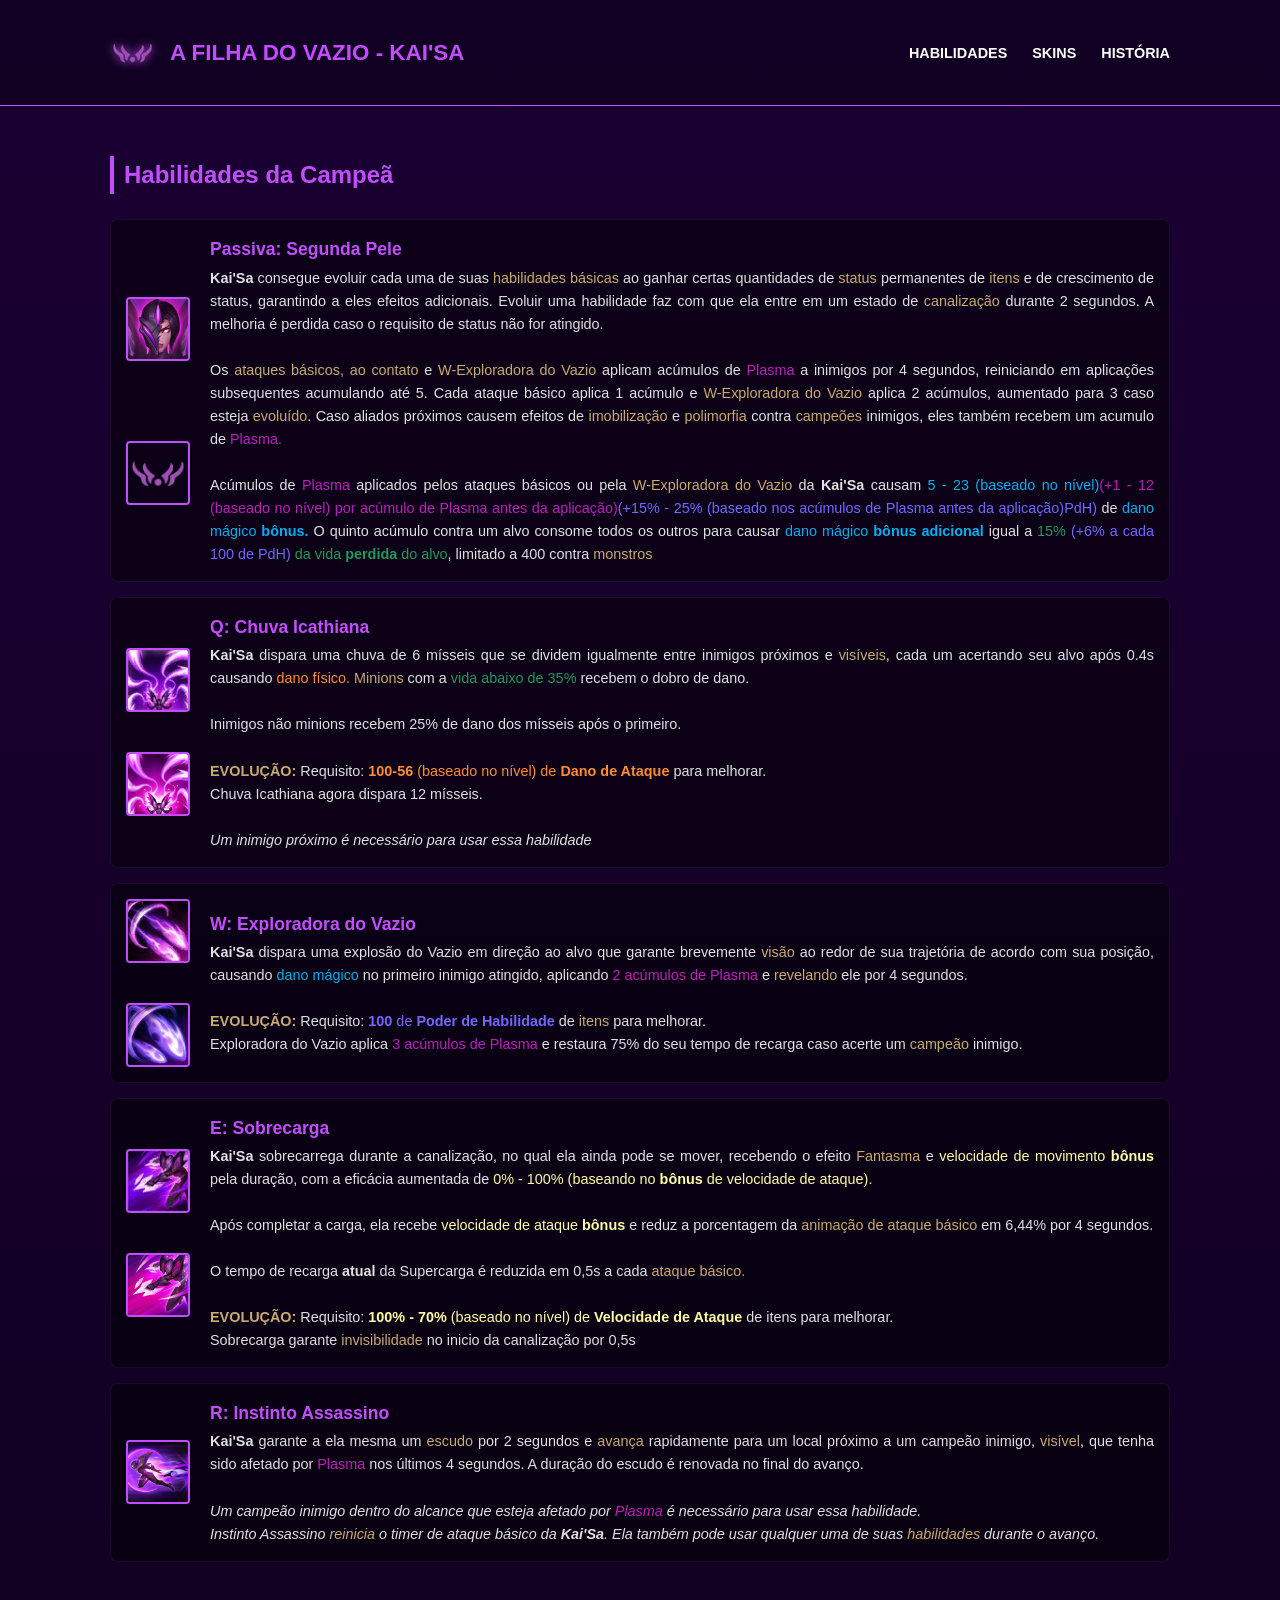
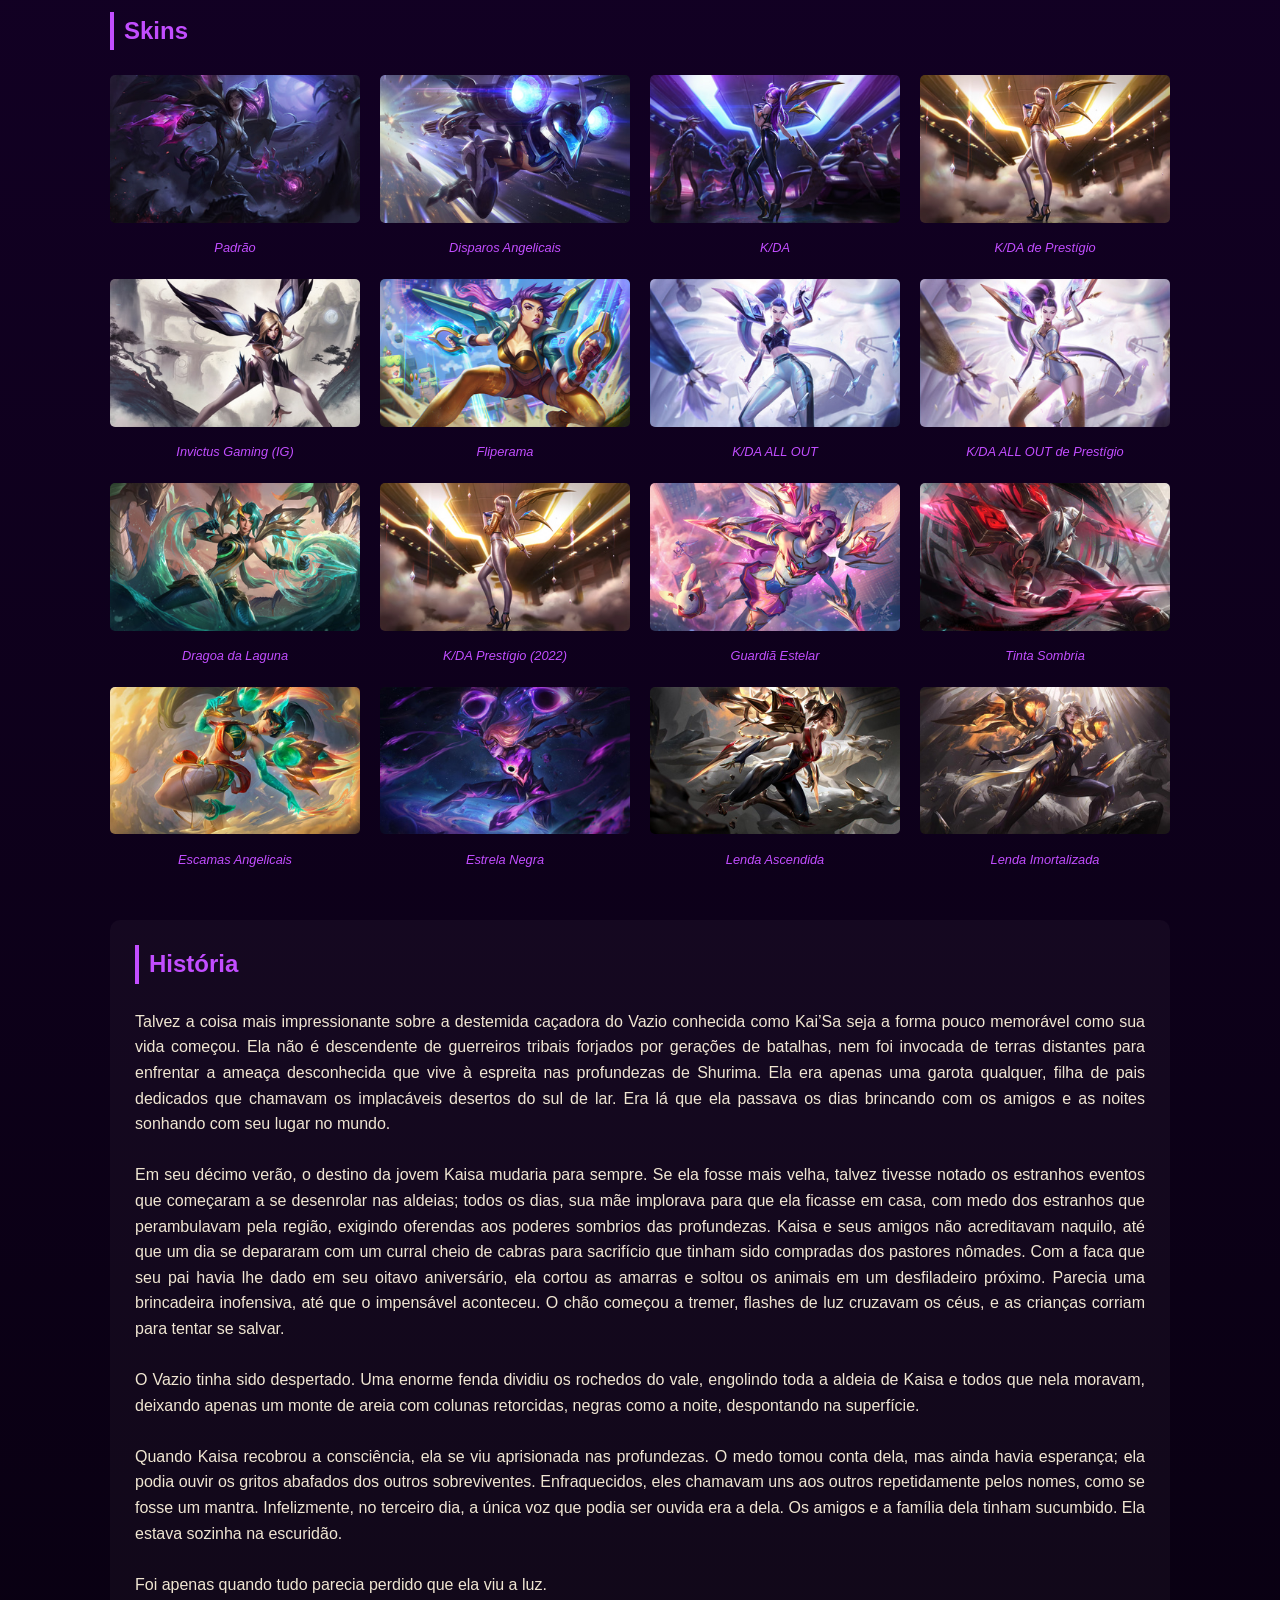
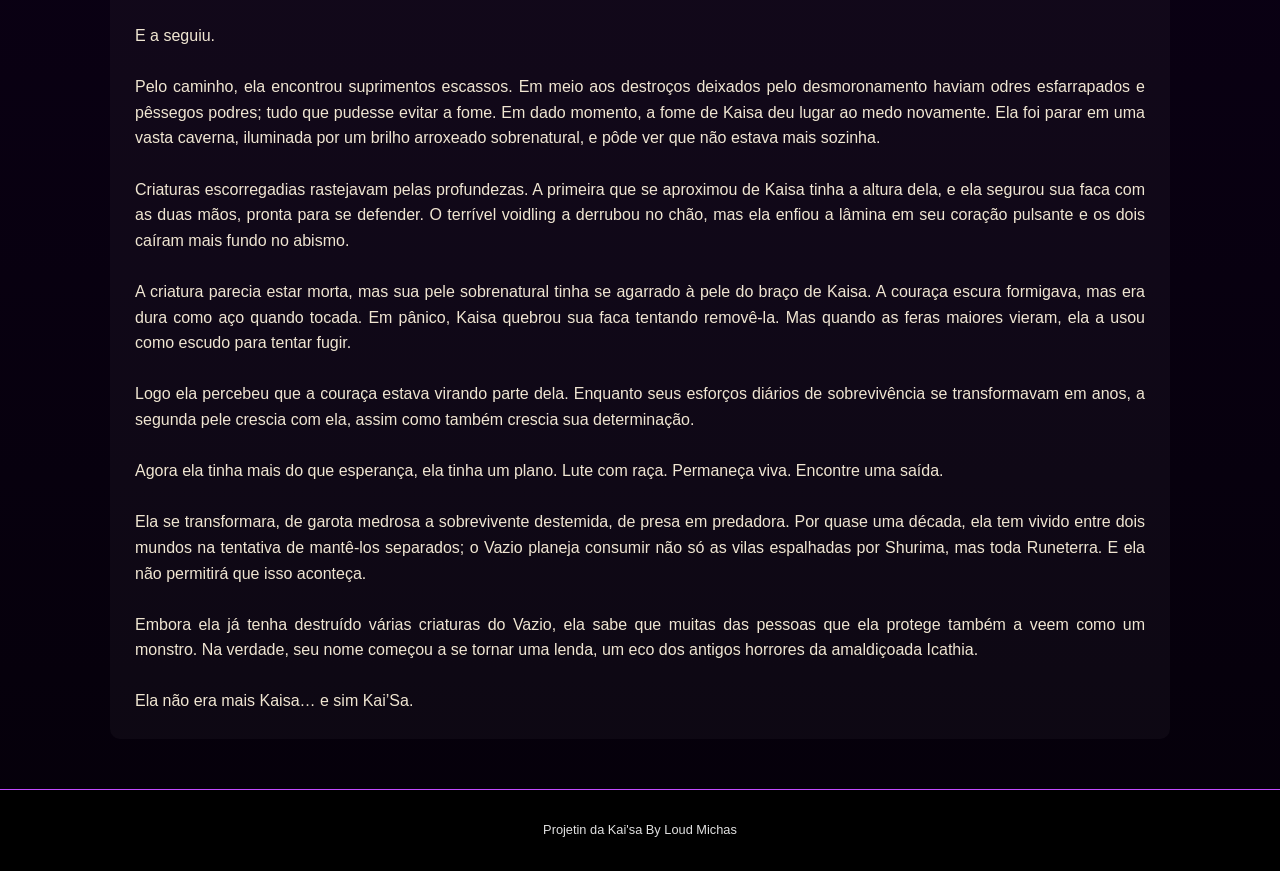
<file: index.html>
<!DOCTYPE html>
<html lang="pt-BR">

<head>
    <meta charset="UTF-8">
    <meta name="viewport" content="width=device-width, initial-scale=1.0">
    <title>Kai'Sa - A Filha do Vazio</title>
    <link rel="icon" href="imgs/passiva.png" type="image/png">
    <link rel="stylesheet" href="styles.css">
</head>

<body>

    <header>
        <div class="container header-content">
            <div class="logo-area">
                <img src="imgs/passiva.png" alt="Logo Kai'Sa" class="logo">
                <h1>A Filha do Vazio - Kai'Sa</h1>
            </div>

            <nav>
                <ul>
                    <li><a href="#habilidades">Habilidades</a></li>
                    <li><a href="#skins">Skins</a></li>
                    <li><a href="#historia">História</a></li>
                </ul>
            </nav>
        </div>
    </header>

    <main class="container">

        <section id="habilidades">
            <h2>Habilidades da Campeã</h2>
            <div class="lista-habilidades">
                <article class="skill-item">
                    <div class="skill-imgP">
                        <img src="imgs/Kai'Sa_Second_Skin_HD.png" alt="Passiva - Segunda Pele">
                        <img src="imgs/passiva.png" alt="">
                    </div>
                    <div class="skill-text">
                        <h3>Passiva: Segunda Pele</h3>
                        <p><strong>Kai'Sa</strong> consegue evoluir cada uma de suas <span class="tema">habilidades
                                básicas</span> ao ganhar certas quantidades de <span class="tema">status</span>
                            permanentes de <span class="tema">itens</span> e de crescimento
                            de status, garantindo a eles efeitos adicionais. Evoluir uma habilidade faz com que ela
                            entre
                            em um estado de <span class="tema">canalização</span> durante 2 segundos. A melhoria é
                            perdida
                            caso o requisito de status não for atingido.<br><br>

                            Os <span class="tema">ataques básicos, ao
                                contato</span> e <span class="tema">W-Exploradora do Vazio</span> aplicam acúmulos de
                            <span class="plasma">Plasma</span> a inimigos por 4 segundos, reiniciando em aplicações
                            subsequentes acumulando até 5. Cada ataque básico aplica 1 acúmulo e <span
                                class="tema">W-Exploradora do Vazio</span> aplica 2 acúmulos, aumentado para 3 caso
                            esteja <span class="tema">evoluído</span>. Caso aliados próximos causem efeitos de <span
                                class="tema">imobilização</span> e <span class="tema">polimorfia </span>contra<span
                                class="tema"> campeões</span> inimigos, eles também recebem um acumulo de <span
                                class="plasma">Plasma.</span><br><br>

                            Acúmulos de <span class="plasma">Plasma</span>
                            aplicados pelos ataques básicos ou pela <span class="tema">W-Exploradora do Vazio</span> da
                            <strong>Kai'Sa</strong> causam <span class="md">5 - 23 (baseado no nível)</span><span
                                class="plasma">(+1 - 12 (baseado no
                                nível) por acúmulo de Plasma antes da aplicação)</span><span class="ap">(+15% - 25%
                                (baseado nos acúmulos de Plasma antes da aplicação)PdH) </span>de<span class="md"> dano
                                mágico <strong>bônus.</strong></span> O quinto acúmulo contra um alvo consome todos os
                            outros para causar <span class="md">dano mágico <strong> bônus
                                    adicional </strong></span> igual a <span class="vd">15% <span class="ap">(+6% a cada
                                    100 de PdH)</span> da vida <strong>perdida</strong> do alvo</span>, limitado a 400
                            contra <span class="tema">monstros</span>
                        </p>
                    </div>
                </article>
                <article class="skill-item">
                    <div class="skill-img">
                        <img src="imgs/Kai'Sa_Icathian_Rain.jpg" alt="">
                        <img src="imgs/Kai'Sa_Icathian_Rain_2_HD.png" alt="Q - Chuva Icathiana">
                    </div>
                    <div class="skill-text">
                        <h3>Q: Chuva Icathiana</h3>
                        <p><strong>Kai'Sa</strong> dispara uma chuva de 6 mísseis que se dividem igualmente
                            entre inimigos próximos e <span class="tema">visíveis</span>, cada um acertando seu alvo
                            após
                            0.4s causando <span class="ad">dano físico.</span> <span class="tema">Minions</span> com a
                            <span class="vd">vida abaixo de 35%</span> recebem o dobro de dano. <br><br>

                            Inimigos não minions recebem 25% de dano dos mísseis após o primeiro.<br><br>

                            <strong class="tema">EVOLUÇÃO:</strong> Requisito: <span class="ad"><strong>100-56</strong>
                                (baseado no nível) de <strong>Dano de Ataque</strong></span> para melhorar.<br>
                            Chuva Icathiana agora dispara 12 mísseis.<br><br>
                            <em>Um inimigo próximo é necessário para usar essa habilidade</em>
                        </p>
                </article>
                <article class="skill-item">
                    <div class="skill-img">
                        <img src="imgs/Kai'Sa_Void_Seeker.jpg" alt="">
                        <img src="imgs/Kai'Sa_Void_Seeker_2_HD.png" alt="W - Exploradora do Vazio">
                    </div>
                    <div class="skill-text">
                        <h3>W: Exploradora do Vazio</h3>
                        <p> <strong>Kai'Sa</strong> dispara uma explosão do Vazio em direção ao alvo que garante
                            brevemente
                            <span class="tema">visão</span> ao redor de sua trajetória de acordo com sua posição,
                            causando <span class="md">dano mágico</span> no primeiro inimigo
                            atingido, aplicando <span class="plasma">2 acúmulos de Plasma</span> e <span
                                class="tema">revelando</span> ele por 4 segundos.<br><br>

                            <strong class="tema">EVOLUÇÃO:</strong> Requisito: <span class="ap"><strong>100</strong> de
                                <strong>Poder de Habilidade</strong></span> de <span class="tema">itens</span> para
                            melhorar.<br>

                            Exploradora do Vazio aplica <span class="plasma">3 acúmulos de Plasma</span> e restaura 75%
                            do seu tempo de recarga caso acerte um <span class="tema">campeão</span>
                            inimigo.
                        </p>
                    </div>
                </article>
                <article class="skill-item">
                    <div class="skill-img">
                        <img src="imgs/Kai'Sa_Supercharge.jpg" alt="">
                        <img src="imgs/Kai'Sa_Supercharge_2_HD.png" alt="E - Sobrecarga">
                    </div>
                    <div class="skill-text">
                        <h3>E: Sobrecarga</h3>
                        <p><strong>Kai'Sa</strong> sobrecarrega durante a canalização, no qual ela ainda pode se mover,
                            recebendo o efeito <span class="tema">Fantasma </span> e <span class="atkspd">velocidade de
                                movimento <strong>bônus</strong></span>
                            pela duração, com a eficácia aumentada de <span class="atkspd">0% - 100%
                                (baseando no <strong>bônus</strong> de velocidade de ataque).</span><br><br>
                            Após completar a carga, ela recebe <span class="atkspd">velocidade de
                                ataque <strong>bônus</strong></span> e reduz a porcentagem da <span
                                class="tema">animação de ataque básico</span> em 6,44% por 4
                            segundos.<br><br>
                            O tempo de recarga <strong>atual</strong> da Supercarga é reduzida em 0,5s a cada <span
                                class="tema">ataque básico.</span><br><br>
                            <strong class="tema">EVOLUÇÃO:</strong> Requisito: <span class="atkspd"><strong>100% -
                                    70%</strong> (baseado
                                no nível) de <strong>Velocidade de
                                    Ataque</strong></span> de itens para melhorar. <br>
                            Sobrecarga garante <span class="tema">invisibilidade</span> no
                            inicio da canalização por 0,5s
                        </p>
                    </div>
                </article>
                <article class="skill-item">
                    <img src="imgs/Kai'Sa_Killer_Instinct_HD.png" alt="R - Instinto Assassino">
                    <div class="skill-text">
                        <h3>R: Instinto Assassino</h3>
                        <p><strong>Kai'Sa</strong> garante a ela mesma um <span class="tema">escudo</span> por 2
                            segundos
                            e <span class="tema">avança</span> rapidamente para um local próximo a um campeão
                            inimigo, <span class="tema">visível</span>, que tenha sido afetado por <span
                                class="plasma">Plasma</span>
                            nos últimos 4 segundos. A duração do escudo é renovada no final do avanço. <br><br>

                            <em>Um campeão inimigo dentro do alcance que esteja afetado por <span
                                    class="plasma">Plasma</span> é necessário para usar essa habilidade. <br>
                                Instinto Assassino <span class="tema">reinicia</span>
                                o timer de ataque básico da <strong>Kai'Sa</strong>. Ela também pode usar qualquer uma
                                de suas <span class="tema">habilidades</span> durante o avanço. </em>
                        </p>
                    </div>
                </article>
            </div>
        </section>

        <section id="skins">
            <h2>Skins</h2>
            <div class="grid-skins">
                <figure><img src="imgs/dfault.jpg" alt="Padrão">
                    <figcaption>Padrão</figcaption>
                </figure>
                <figure><img src="imgs/disparoanjo.jpg" alt="Disparos Angelicais">
                    <figcaption>Disparos Angelicais</figcaption>
                </figure>
                <figure><img src="imgs/kda.jpg" alt="K/DA">
                    <figcaption>K/DA</figcaption>
                </figure>
                <figure><img src="imgs/kdaprestigio.jpg" alt="K/DA Prestígio">
                    <figcaption>K/DA de Prestígio</figcaption>
                </figure>
                <figure><img src="imgs/ig.jpg" alt="IG">
                    <figcaption>Invictus Gaming (IG)</figcaption>
                </figure>
                <figure><img src="imgs/fliperama.jpg" alt="Fliperama">
                    <figcaption>Fliperama</figcaption>
                </figure>
                <figure><img src="imgs/kdallout.jpg" alt="K/DA ALL OUT">
                    <figcaption>K/DA ALL OUT</figcaption>
                </figure>
                <figure><img src="imgs/kdalloutprestigio.jpg" alt="K/DA ALL OUT Prestígio">
                    <figcaption>K/DA ALL OUT de Prestígio</figcaption>
                </figure>
                <figure><img src="imgs/dragoadalacuna.jpg" alt="Dragoa da Laguna">
                    <figcaption>Dragoa da Laguna</figcaption>
                </figure>
                <figure><img src="imgs/kdaprestigio.jpg" alt="K/DA Prestígio 2022">
                    <figcaption>K/DA Prestígio (2022)</figcaption>
                </figure>
                <figure><img src="imgs/guardiaestela.jpg" alt="Guardiã Estelar">
                    <figcaption>Guardiã Estelar</figcaption>
                </figure>
                <figure><img src="imgs/inkshadow.jpg" alt="Tinta Sombria">
                    <figcaption>Tinta Sombria</figcaption>
                </figure>
                <figure><img src="imgs/escamasanjelicais.jpg" alt="Escamas Angelicais">
                    <figcaption>Escamas Angelicais</figcaption>
                </figure>
                <figure><img src="imgs/estrelanegra.jpg" alt="Estrela Negra">
                    <figcaption>Estrela Negra</figcaption>
                </figure>
                <figure><img src="imgs/lendascendida.jpg" alt="Lenda Ascendida">
                    <figcaption>Lenda Ascendida</figcaption>
                </figure>
                <figure><img src="imgs/lendaimortalizada.jpg" alt="Lenda Imortalizada">
                    <figcaption>Lenda Imortalizada</figcaption>
                </figure>
            </div>
        </section>

        <section id="historia" class="card-base">
            <h2>História</h2>
            <p>Talvez a coisa mais impressionante sobre a destemida caçadora do Vazio conhecida como Kai’Sa seja a forma
                pouco memorável como sua vida começou. Ela não é descendente de guerreiros tribais forjados por gerações
                de batalhas, nem foi invocada de terras distantes para enfrentar a ameaça desconhecida que vive à
                espreita nas profundezas de Shurima. Ela era apenas uma garota qualquer, filha de pais dedicados que
                chamavam os implacáveis desertos do sul de lar. Era lá que ela passava os dias brincando com os amigos e
                as noites sonhando com seu lugar no mundo. <br><br>

                Em seu décimo verão, o destino da jovem Kaisa mudaria para sempre. Se ela fosse mais velha, talvez
                tivesse notado os estranhos eventos que começaram a se desenrolar nas aldeias; todos os dias, sua mãe
                implorava para que ela ficasse em casa, com medo dos estranhos que perambulavam pela região, exigindo
                oferendas aos poderes sombrios das profundezas. Kaisa e seus amigos não acreditavam naquilo, até que um
                dia se depararam com um curral cheio de cabras para sacrifício que tinham sido compradas dos pastores
                nômades. Com a faca que seu pai havia lhe dado em seu oitavo aniversário, ela cortou as amarras e soltou
                os animais em um desfiladeiro próximo. Parecia uma brincadeira inofensiva, até que o impensável
                aconteceu. O chão começou a tremer, flashes de luz cruzavam os céus, e as crianças corriam para tentar
                se salvar. <br><br>

                O Vazio tinha sido despertado. Uma enorme fenda dividiu os rochedos do vale, engolindo toda a aldeia de
                Kaisa e todos que nela moravam, deixando apenas um monte de areia com colunas retorcidas, negras como a
                noite, despontando na superfície. <br><br>

                Quando Kaisa recobrou a consciência, ela se viu aprisionada nas profundezas. O medo tomou conta dela,
                mas ainda havia esperança; ela podia ouvir os gritos abafados dos outros sobreviventes. Enfraquecidos,
                eles chamavam uns aos outros repetidamente pelos nomes, como se fosse um mantra. Infelizmente, no
                terceiro dia, a única voz que podia ser ouvida era a dela. Os amigos e a família dela tinham sucumbido.
                Ela estava sozinha na escuridão. <br><br>

                Foi apenas quando tudo parecia perdido que ela viu a luz. <br><br>

                E a seguiu. <br><br>

                Pelo caminho, ela encontrou suprimentos escassos. Em meio aos destroços deixados pelo desmoronamento
                haviam odres esfarrapados e pêssegos podres; tudo que pudesse evitar a fome. Em dado momento, a fome de
                Kaisa deu lugar ao medo novamente. Ela foi parar em uma vasta caverna, iluminada por um brilho arroxeado
                sobrenatural, e pôde ver que não estava mais sozinha. <br><br>

                Criaturas escorregadias rastejavam pelas profundezas. A primeira que se aproximou de Kaisa tinha a
                altura dela, e ela segurou sua faca com as duas mãos, pronta para se defender. O terrível voidling a
                derrubou no chão, mas ela enfiou a lâmina em seu coração pulsante e os dois caíram mais fundo no abismo.
                <br><br>

                A criatura parecia estar morta, mas sua pele sobrenatural tinha se agarrado à pele do braço de Kaisa. A
                couraça escura formigava, mas era dura como aço quando tocada. Em pânico, Kaisa quebrou sua faca
                tentando removê-la. Mas quando as feras maiores vieram, ela a usou como escudo para tentar fugir.
                <br><br>

                Logo ela percebeu que a couraça estava virando parte dela. Enquanto seus esforços diários de
                sobrevivência se transformavam em anos, a segunda pele crescia com ela, assim como também crescia sua
                determinação. <br><br>

                Agora ela tinha mais do que esperança, ela tinha um plano. Lute com raça. Permaneça viva. Encontre uma
                saída. <br><br>

                Ela se transformara, de garota medrosa a sobrevivente destemida, de presa em predadora. Por quase uma
                década, ela tem vivido entre dois mundos na tentativa de mantê-los separados; o Vazio planeja consumir
                não só as vilas espalhadas por Shurima, mas toda Runeterra. E ela não permitirá que isso aconteça.
                <br><br>

                Embora ela já tenha destruído várias criaturas do Vazio, ela sabe que muitas das pessoas que ela protege
                também a veem como um monstro. Na verdade, seu nome começou a se tornar uma lenda, um eco dos antigos
                horrores da amaldiçoada Icathia. <br><br>

                Ela não era mais Kaisa… e sim Kai’Sa.
            </p>
        </section>

    </main>

    <footer>
        <p>Projetin da Kai'sa By Loud Michas</p>
    </footer>

</body>

</html>
</file>
<file: styles.css>
:root {
    --void-black: #05000a;
    --void-purple: #1a0033;
    --void-magenta: #c24dff;
    --text-color: #e0e0e0;
    --theme-link-color: #c9aa71;
    --plasma-color: #BD1EBD;
    --as-color: #fffca6;
    --md-color: #00B0F0;
    --ap-color: #7366FF;
    --life-color: #1f995C;
    --ad-color: #ff8C34;
}

* {
    margin: 0;
    padding: 0;
    box-sizing: border-box;
}

body {
    background-color: var(--void-black);
    background-image: linear-gradient(to bottom, var(--void-purple), var(--void-black));
    color: var(--text-color);
    font-family: 'Segoe UI', Tahoma, Geneva, Verdana, sans-serif;
    line-height: 1.6;
}

.container {
    max-width: 1100px;
    margin: 0 auto;
    padding: 0 20px;
}

header {
    padding: 30px 0;
    border-bottom: 1px solid var(--void-magenta);
    background: rgba(0, 0, 0, 0.3);
}

.header-content {
    display: flex;
    justify-content: space-between;
    align-items: center;
}

.logo-area {
    display: flex;
    align-items: center;
    gap: 15px;
}

.logo {
    width: 45px;
    filter: drop-shadow(0 0 5px var(--void-magenta));
}

.lista-habilidades{
    text-align: justify;
}

h1 {
    font-size: 1.4rem;
    text-transform: uppercase;
    color: var(--void-magenta);
    margin: 0;
}

nav ul {
    list-style: none;
    display: flex;
    gap: 25px;
}

nav a {
    color: white;
    text-decoration: none;
    font-size: 0.9rem;
    font-weight: bold;
    text-transform: uppercase;
    transition: 0.3s;
}

nav a:hover {
    color: var(--void-magenta);
}

section {
    margin: 50px 0;
}

h2 {
    color: var(--void-magenta);
    border-left: 4px solid var(--void-magenta);
    padding-left: 10px;
    margin-bottom: 25px;
}

.card-base {
    background: rgba(255, 255, 255, 0.03);
    padding: 25px;
    border-radius: 10px;
    text-align: justify;
    color: #f0e6d2;
}

.lista-habilidades {
    display: flex;
    flex-direction: column;
    gap: 15px;
}

.skill-item {
    display: flex;
    align-items: center;
    background: rgba(0, 0, 0, 0.5);
    padding: 15px;
    border-radius: 8px;
    border: 1px solid rgba(194, 77, 255, 0.1);
}

.skill-item img {
    width: 64px;
    height: 64px;
    margin-right: 20px;
    border: 2px solid var(--void-magenta);
    border-radius: 4px;
}

.skill-imgP {
    display: flex;
    flex-direction: column;
    gap: 80px;
}

.skill-img{
    display: flex;
    flex-direction: column;
    gap: 40px;
}

.skill-text h3 {
    color: var(--void-magenta);
    font-size: 1.1rem;
    margin-bottom: 3px;
}

.skill-text p {
    font-size: 0.9rem;
}

.grid-skins {
    display: grid;
    grid-template-columns: repeat(auto-fit, minmax(200px, 1fr));
    gap: 20px;
}

.grid-skins figure {
    text-align: center;
}

.grid-skins img {
    width: 100%;
    border-radius: 5px;
    transition: 0.3s;
}

.grid-skins img:hover {
    box-shadow: 0 0 15px var(--void-magenta);
    transform: scale(1.02);
}

.dado{
    color: red;
    font-weight: bold;
}

figcaption {
    margin-top: 8px;
    font-size: 0.8rem;
    color: var(--void-magenta);
    font-style: italic;
}

footer {
    padding: 30px;
    text-align: center;
    background: #000;
    font-size: 0.8rem;
    border-top: 1px solid var(--void-magenta);
}

.tema {
    color: var(--theme-link-color);
}

.plasma {
    color: var(--plasma-color);
}

.md {
    color: var(--md-color);
}

.ap {
    color: var(--ap-color);
}

.vd {
    color: var(--life-color);
}

.ad {
    color: var(--ad-color);
}

.atkspd {
    color: var(--as-color);
}
</file>
